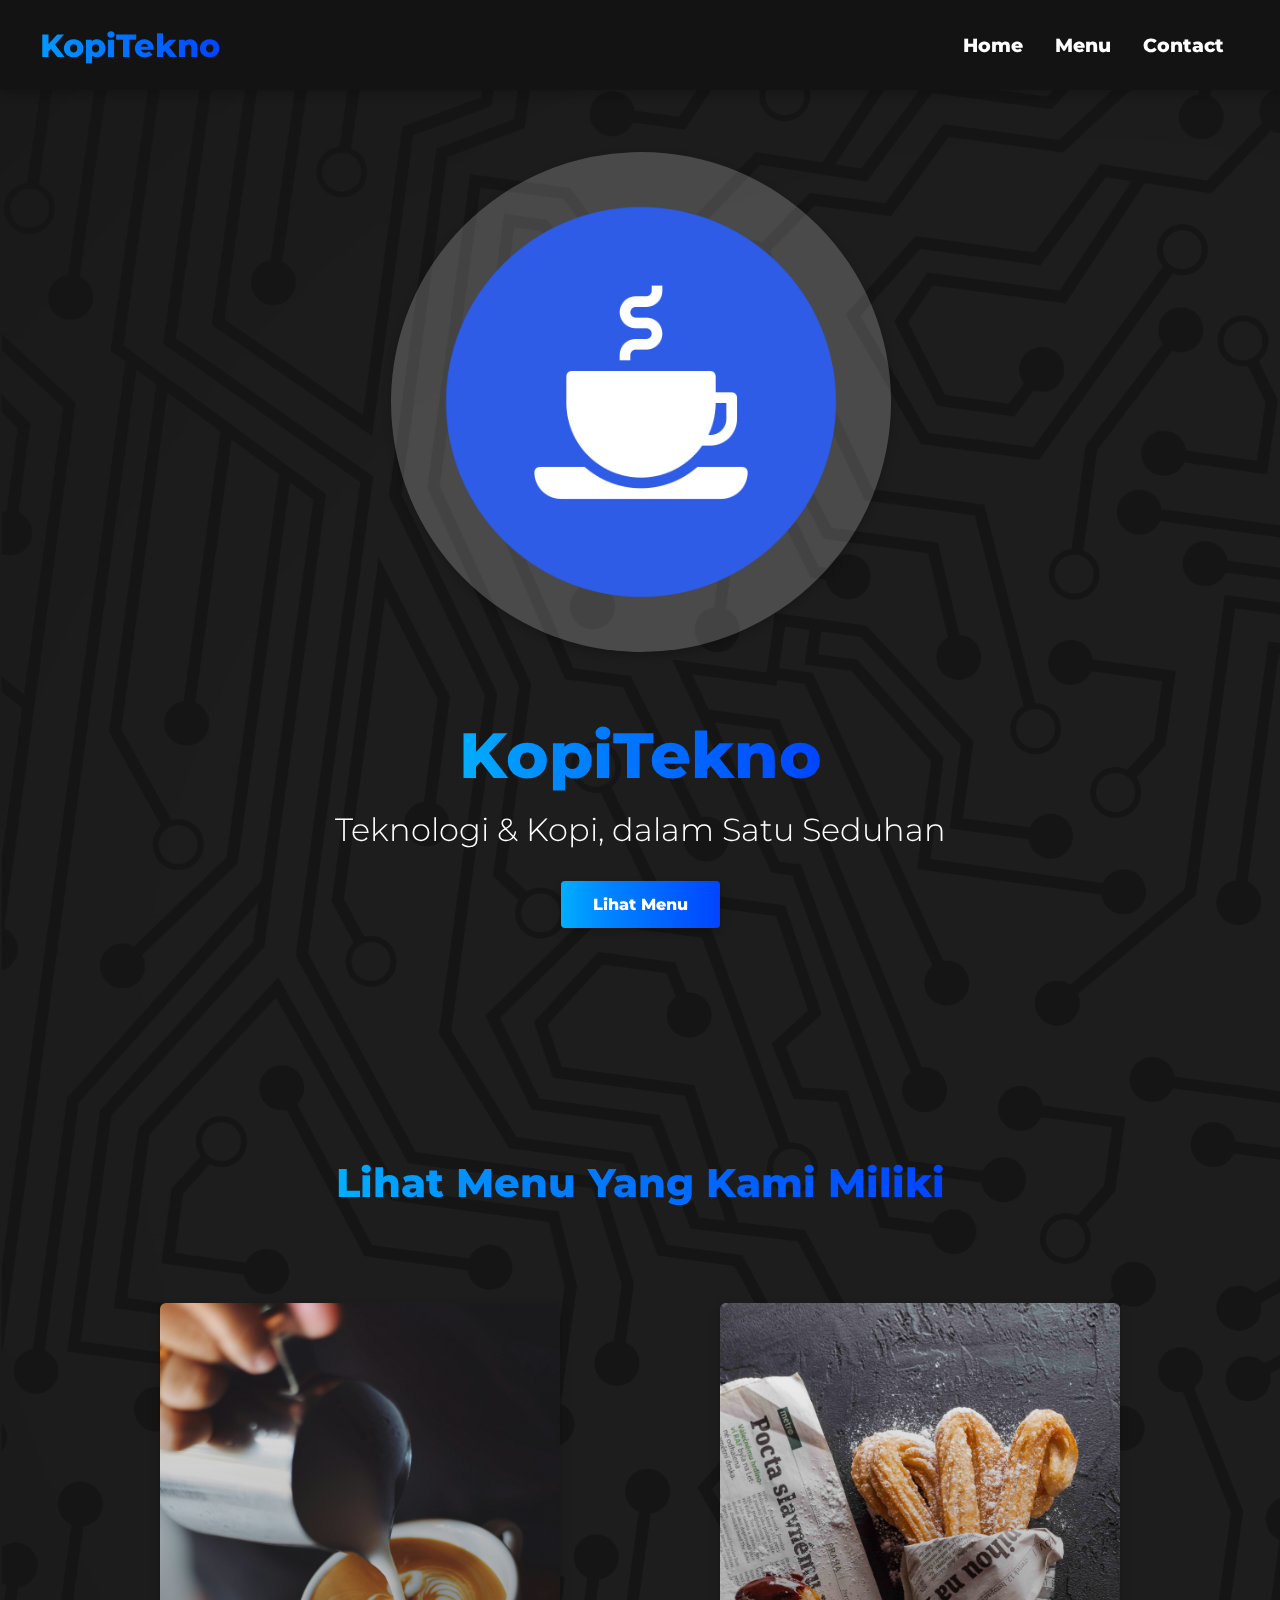
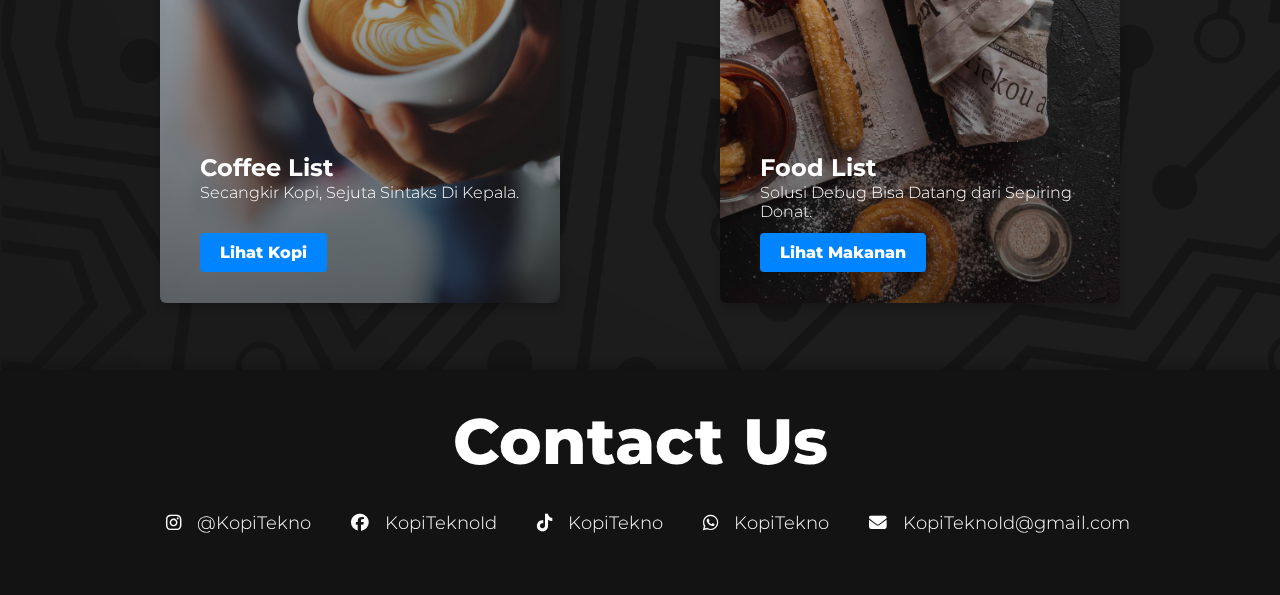
<file: index.html>
<!DOCTYPE html>
<html lang="en">
<head>
    <meta charset="UTF-8">
    <meta name="viewport" content="width=device-width, initial-scale=1.0">
    <title>KopiTekno</title>
    <link rel="icon" href="Images/favicon.ico" type="image/ico">
    <link rel="stylesheet" href="style.css">
    <link rel="preconnect" href="https://fonts.googleapis.com">
    <link rel="preconnect" href="https://fonts.gstatic.com" crossorigin>
    <link href="https://fonts.googleapis.com/css2?family=Rubik:ital,wght@0,300..900;1,300..900&display=swap" rel="stylesheet">
    <link rel="stylesheet" href="https://cdnjs.cloudflare.com/ajax/libs/font-awesome/6.5.0/css/all.min.css">
    <link rel="preconnect" href="https://fonts.googleapis.com">
    <link rel="preconnect" href="https://fonts.gstatic.com" crossorigin>
    <link href="https://fonts.googleapis.com/css2?family=Montserrat:ital,wght@0,100..900;1,100..900&family=Open+Sans:ital,wght@0,300..800;1,300..800&family=Rubik:ital,wght@0,300..900;1,300..900&display=swap" rel="stylesheet">
</head>
<body>
    <div class="wrapper">
        <!--Navbar Section-->
        <nav class="navbar">
            <div class="navbar__container">
                <a href="" id="navbar__logo">KopiTekno</a>
                <div class="navbar__toggle" id="mobile-menu">
                    <span class="bar"></span>
                    <span class="bar"></span>
                    <span class="bar"></span>
                </div>
                <ul class="navbar__menu">
                    <li class="navbar__item">
                        <a href="#main" class="navbar__link">Home</a>
                    </li>
                    <li class="navbar__item">
                        <a href="#menu__content" class="navbar__link">Menu</a>
                    </li>
                    <li class="navbar__item">
                        <a href="#footer__container" class="navbar__link">Contact</a>
                    </li>
                </ul>
            </div>
        </nav>

        <!--Hero Section-->
        <div id="main">
            <div class="main__container">
                <div class="main__content">
                    <div class="logo__circle">
                        <img src="Images/logo.png" alt="logo">
                    </div>
                    <h1>KopiTekno</h1>
                    <p>Teknologi & Kopi, dalam Satu Seduhan</p>
                    <button class="menu__btn"><a href="#menu__content">Lihat Menu</a></button>
                </div>
            </div>
        </div>

        <!--Menu Section-->
        <div id="menu__content">
            <h1>Lihat Menu Yang Kami Miliki</h1>
            <div class="menu__container">
                <div class="menu__card">
                    <h2>Coffee List</h2>
                    <p>Secangkir Kopi, Sejuta Sintaks Di Kepala.</p>
                    <button><a href="menukopi.html">Lihat Kopi</a></button>
                </div>
                <div class="menu__card">
                    <h2>Food List</h2>
                    <p>Solusi Debug Bisa Datang dari Sepiring Donat.</p>
                    <button><a href="menumakanan.html">Lihat Makanan</a></button>
                </div>
            </div>
        </div>

        <!--Footer Section-->
        <div id="footer__container">
            <div class="footer__links">
                <div class="footer__links--wrapper">
                    <h2>Contact Us</h2>
                    <div class="footer__links--items">
                        <a href="https://www.instagram.com/kopiteknoh?utm_source=qr&igsh=OW11YXFhaGhnMGhh"><i class="fab fa-instagram"></i>@KopiTekno</a>
                        <a href="https://facebook.com/"><i class="fab fa-facebook"></i>KopiTeknoId</a>
                        <a href="https://tiktok.com/"><i class="fab fa-tiktok"></i>KopiTekno</a>
                        <a href="https://wa.me/6281280717082"><i class="fab fa-whatsapp"></i>KopiTekno</a>
                        <a href="mailto:dummy@email.com"><i class="fas fa-envelope"></i>KopiTeknoId@gmail.com</a>
                    </div>
                </div>
            </div>
        </div>
    </div>

    <script src="app.js"></script>
</body>
</html>
</file>
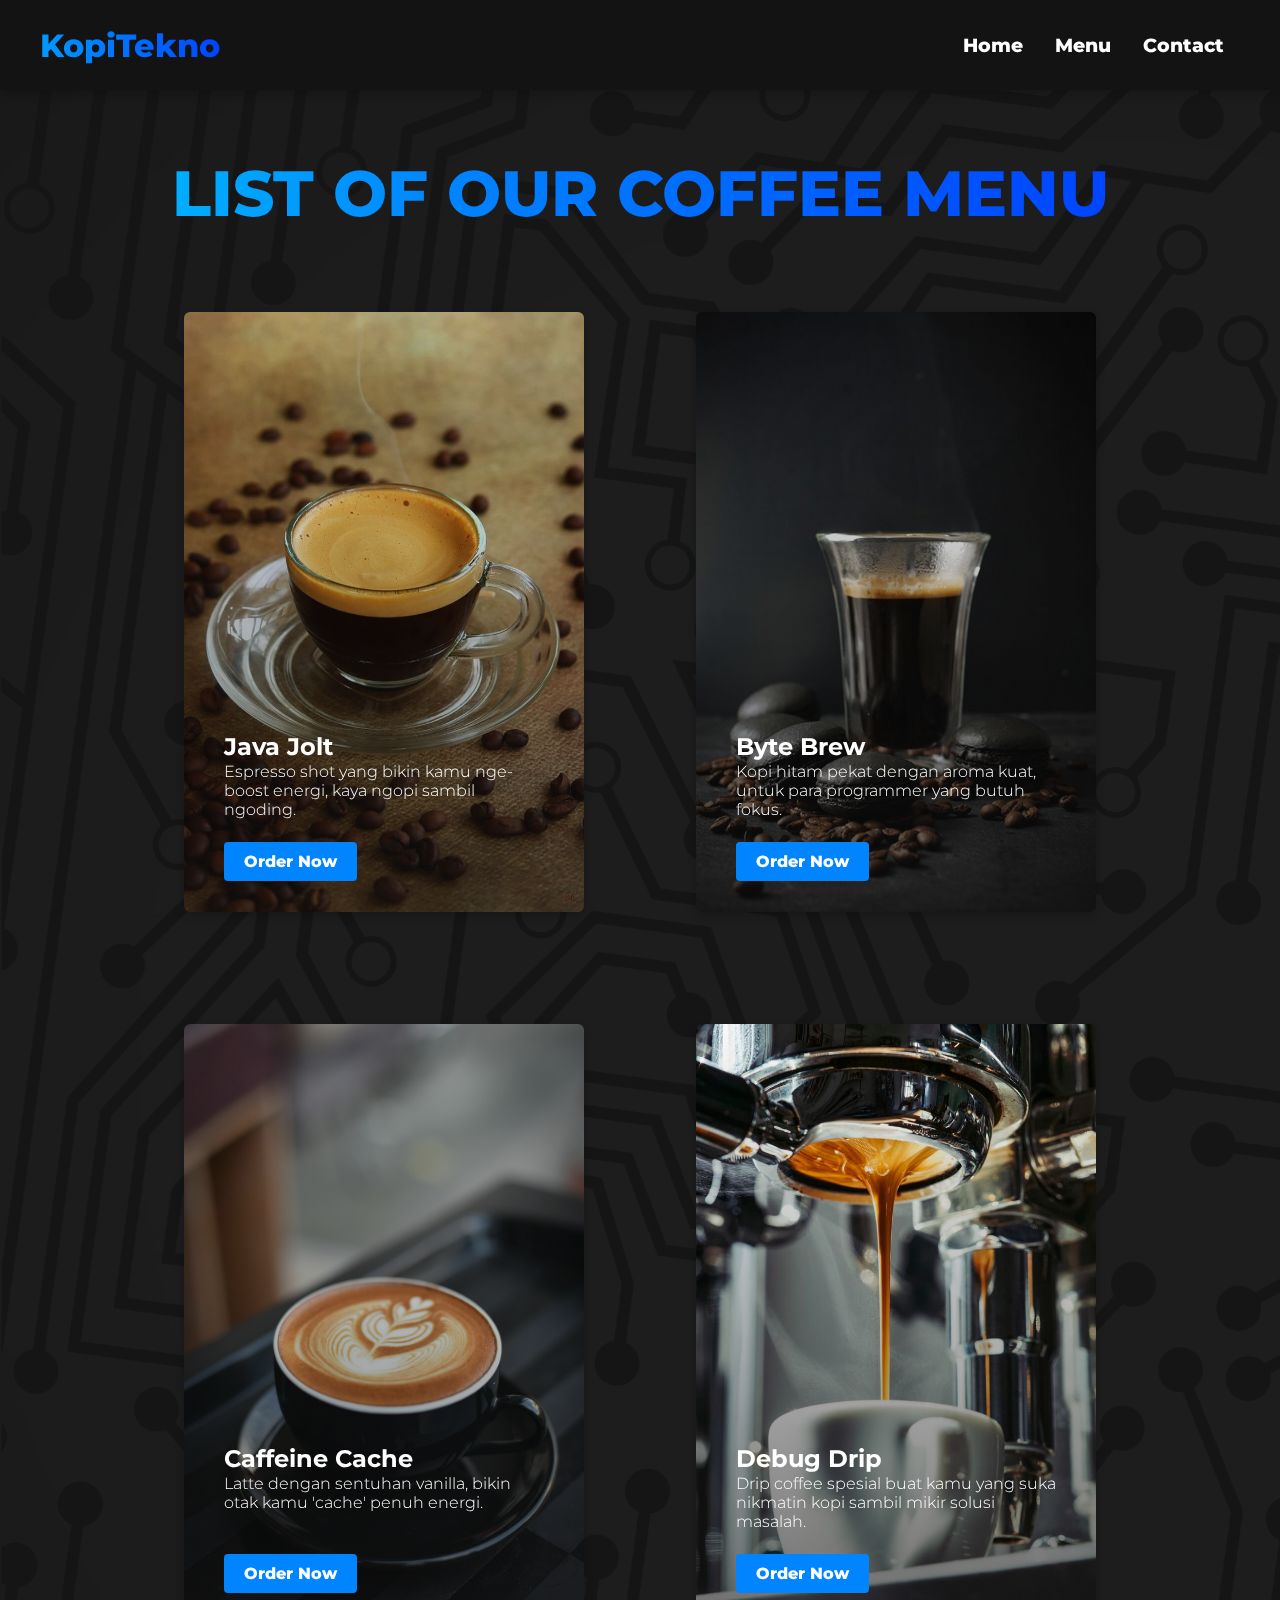
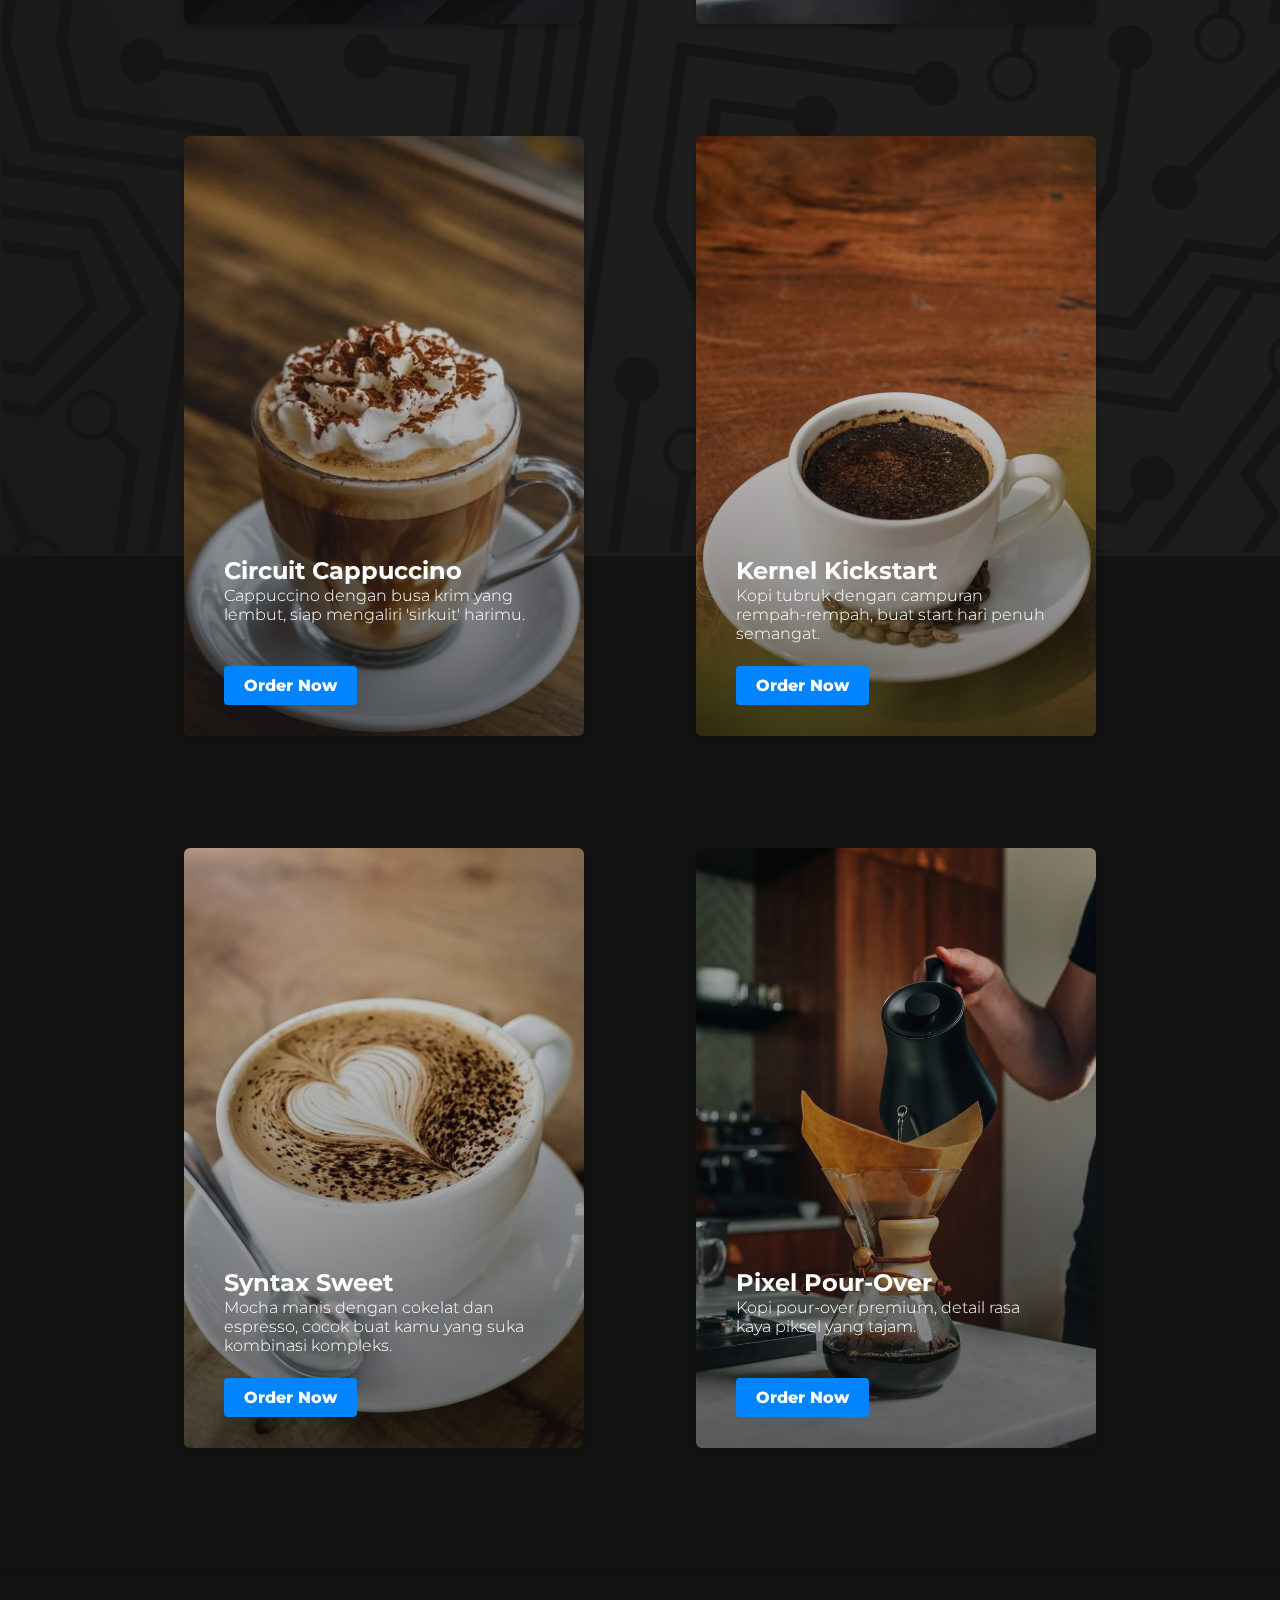
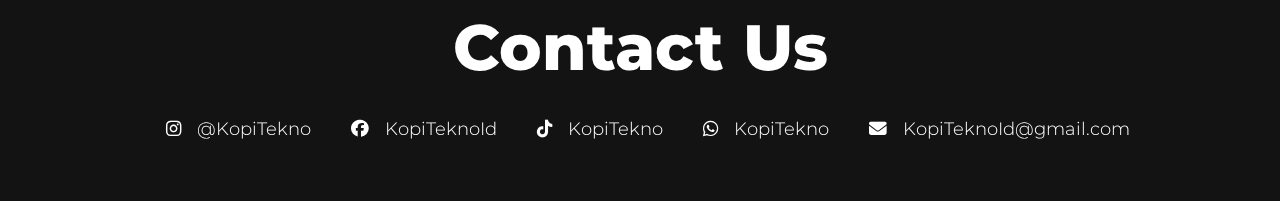
<file: menukopi.html>
<!DOCTYPE html>
<html lang="en">
<head>
    <meta charset="UTF-8">
    <meta name="viewport" content="width=device-width, initial-scale=1.0">
    <title>Menu Kopi</title>
    <link rel="icon" href="Images/favicon.ico" type="image/ico">
    <link rel="stylesheet" href="stylekopi.css">
    <link rel="preconnect" href="https://fonts.googleapis.com">
    <link rel="preconnect" href="https://fonts.gstatic.com" crossorigin>
    <link href="https://fonts.googleapis.com/css2?family=Rubik:ital,wght@0,300..900;1,300..900&display=swap" rel="stylesheet">
    <link rel="stylesheet" href="https://cdnjs.cloudflare.com/ajax/libs/font-awesome/6.5.0/css/all.min.css">
    <link rel="preconnect" href="https://fonts.googleapis.com">
    <link rel="preconnect" href="https://fonts.gstatic.com" crossorigin>
    <link href="https://fonts.googleapis.com/css2?family=Montserrat:ital,wght@0,100..900;1,100..900&family=Open+Sans:ital,wght@0,300..800;1,300..800&family=Rubik:ital,wght@0,300..900;1,300..900&display=swap" rel="stylesheet">
</head>
<body>
    <div class="wrapper">
        <!--Navbar Section-->
        <nav class="navbar">
            <div class="navbar__container">
                <a href="index.html" id="navbar__logo">KopiTekno</a>
                <div class="navbar__toggle" id="mobile-menu">
                    <span class="bar"></span>
                    <span class="bar"></span>
                    <span class="bar"></span>
                </div>
                <ul class="navbar__menu">
                    <li class="navbar__item">
                        <a href="index.html" class="navbar__link">Home</a>
                    </li>
                    <li class="navbar__item">
                        <a href="#menu__content" class="navbar__link">Menu</a>
                    </li>
                    <li class="navbar__item">
                        <a href="#footer__container" class="navbar__link">Contact</a>
                    </li>
                </ul>
            </div>
        </nav>

        <!--Menu Section-->
        <div id="menu__content">
            <h1>LIST OF OUR COFFEE MENU</h1>
            <div class="menu__container">
                <div class="menu__card">
                    <h2>Java Jolt</h2>
                    <p>Espresso shot yang bikin kamu nge-boost energi, kaya ngopi sambil ngoding.</p>
                    <button><a href="https://gofood.co.id" target="_blank">Order Now</a></button>
                </div>
                <div class="menu__card">
                    <h2>Byte Brew</h2>
                    <p>Kopi hitam pekat dengan aroma kuat, untuk para programmer yang butuh fokus.</p>
                    <button><a href="https://gofood.co.id" target="_blank">Order Now</a></button>
                </div>
                <div class="menu__card">
                    <h2>Caffeine Cache</h2>
                    <p>Latte dengan sentuhan vanilla, bikin otak kamu 'cache' penuh energi.</p>
                    <button><a href="https://gofood.co.id" target="_blank">Order Now</a></button>
                </div>
                <div class="menu__card">
                    <h2>Debug Drip</h2>
                    <p>Drip coffee spesial buat kamu yang suka nikmatin kopi sambil mikir solusi masalah.</p>
                    <button><a href="https://gofood.co.id" target="_blank">Order Now</a></button>
                </div>
                <div class="menu__card">
                    <h2>Circuit Cappuccino</h2>
                    <p>Cappuccino dengan busa krim yang lembut, siap mengaliri 'sirkuit' harimu.</p>
                    <button><a href="https://gofood.co.id" target="_blank">Order Now</a></button>
                </div>
                <div class="menu__card">
                    <h2>Kernel Kickstart</h2>
                    <p>Kopi tubruk dengan campuran rempah-rempah, buat start hari penuh semangat.</p>
                    <button><a href="https://gofood.co.id" target="_blank">Order Now</a></button>
                </div>
                <div class="menu__card">
                    <h2>Syntax Sweet</h2>
                    <p>Mocha manis dengan cokelat dan espresso, cocok buat kamu yang suka kombinasi kompleks.</p>
                    <button><a href="https://gofood.co.id" target="_blank">Order Now</a></button>
                </div>
                <div class="menu__card">
                    <h2>Pixel Pour-Over</h2>
                    <p>Kopi pour-over premium, detail rasa kaya piksel yang tajam.</p>
                    <button><a href="https://gofood.co.id" target="_blank">Order Now</a></button>
                </div>
            </div>
        </div>

        <!--Footer Section-->
        <div id="footer__container">
            <div class="footer__links">
                <div class="footer__links--wrapper">
                    <h2>Contact Us</h2>
                    <div class="footer__links--items">
                        <a href="https://www.instagram.com/kopiteknoh?utm_source=qr&igsh=OW11YXFhaGhnMGhh"><i class="fab fa-instagram"></i>@KopiTekno</a>
                        <a href="https://facebook.com/"><i class="fab fa-facebook"></i>KopiTeknoId</a>
                        <a href="https://tiktok.com/"><i class="fab fa-tiktok"></i>KopiTekno</a>
                        <a href="https://wa.me/6281280717082"><i class="fab fa-whatsapp"></i>KopiTekno</a>
                        <a href="mailto:dummy@email.com"><i class="fas fa-envelope"></i>KopiTeknoId@gmail.com</a>
                    </div>
                </div>
            </div>
        </div>
    </div>
    <script src="app.js"></script>
</body>
</html>
</file>
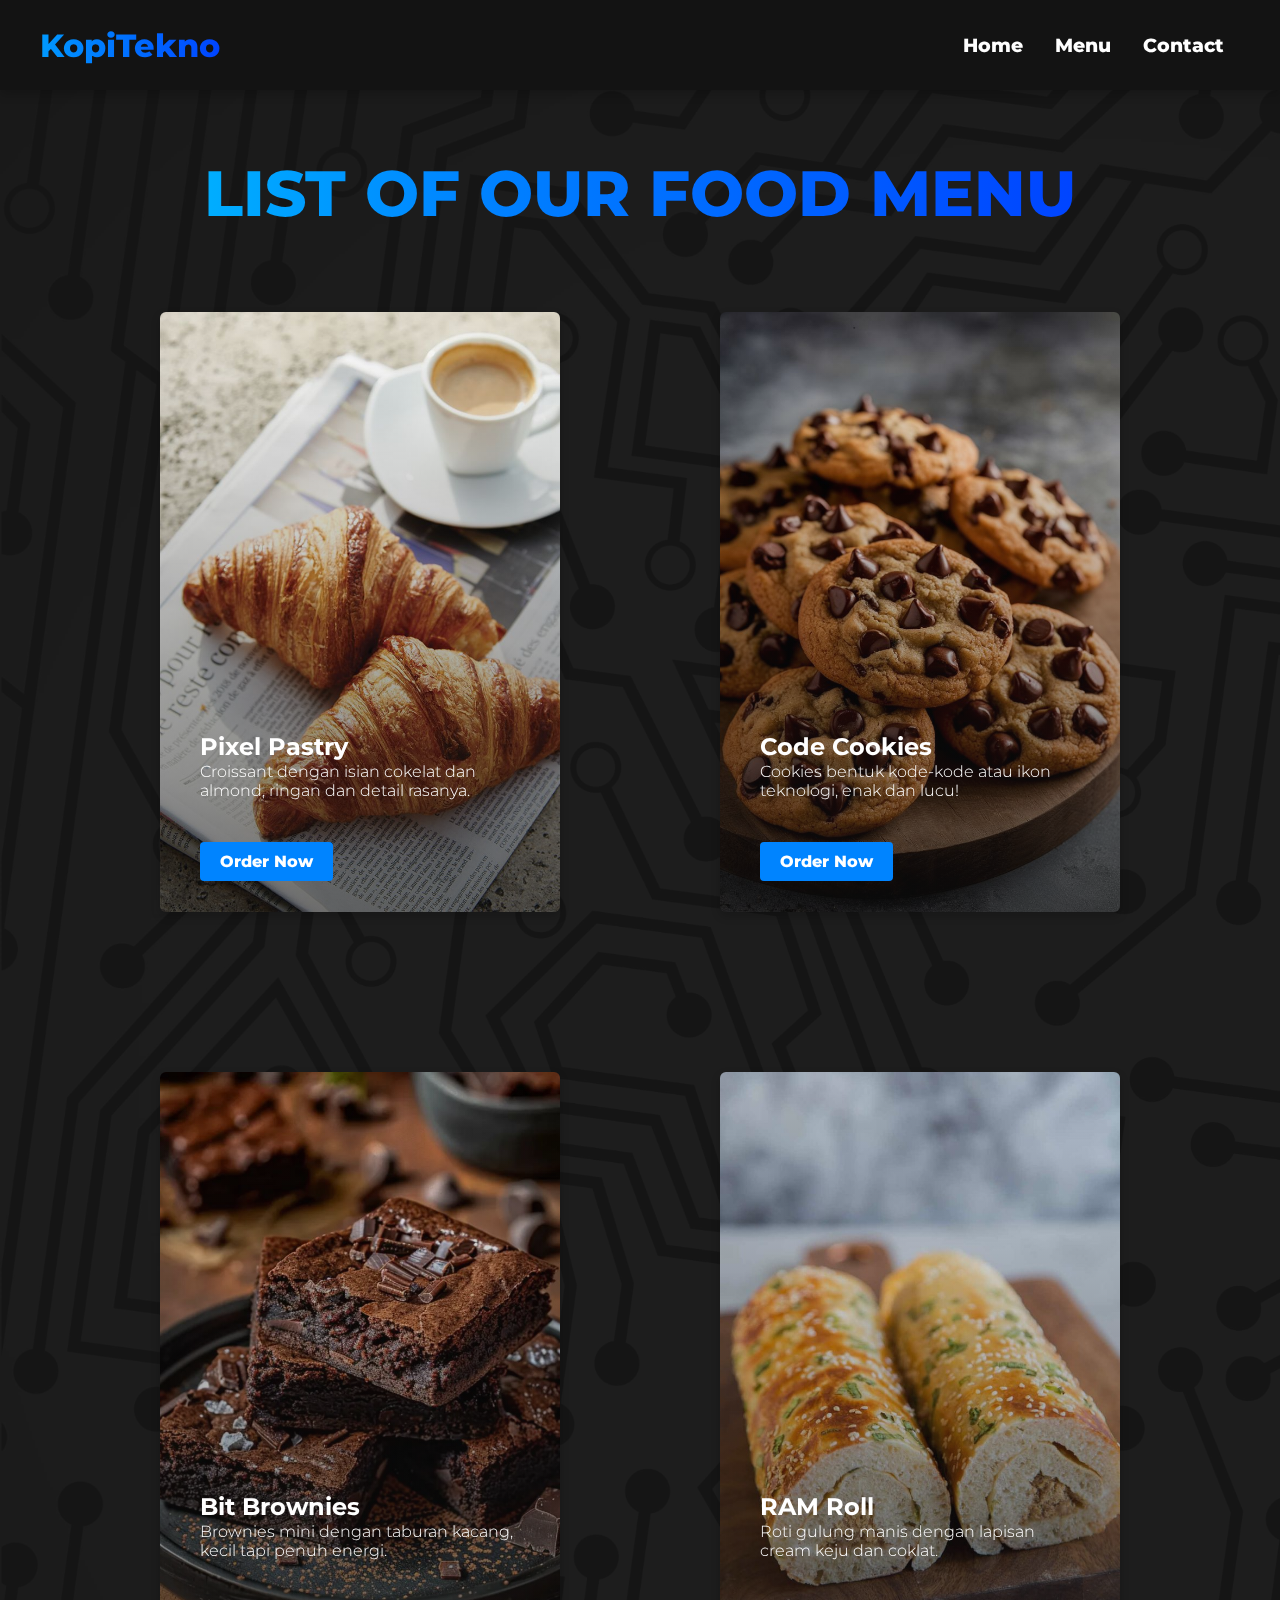
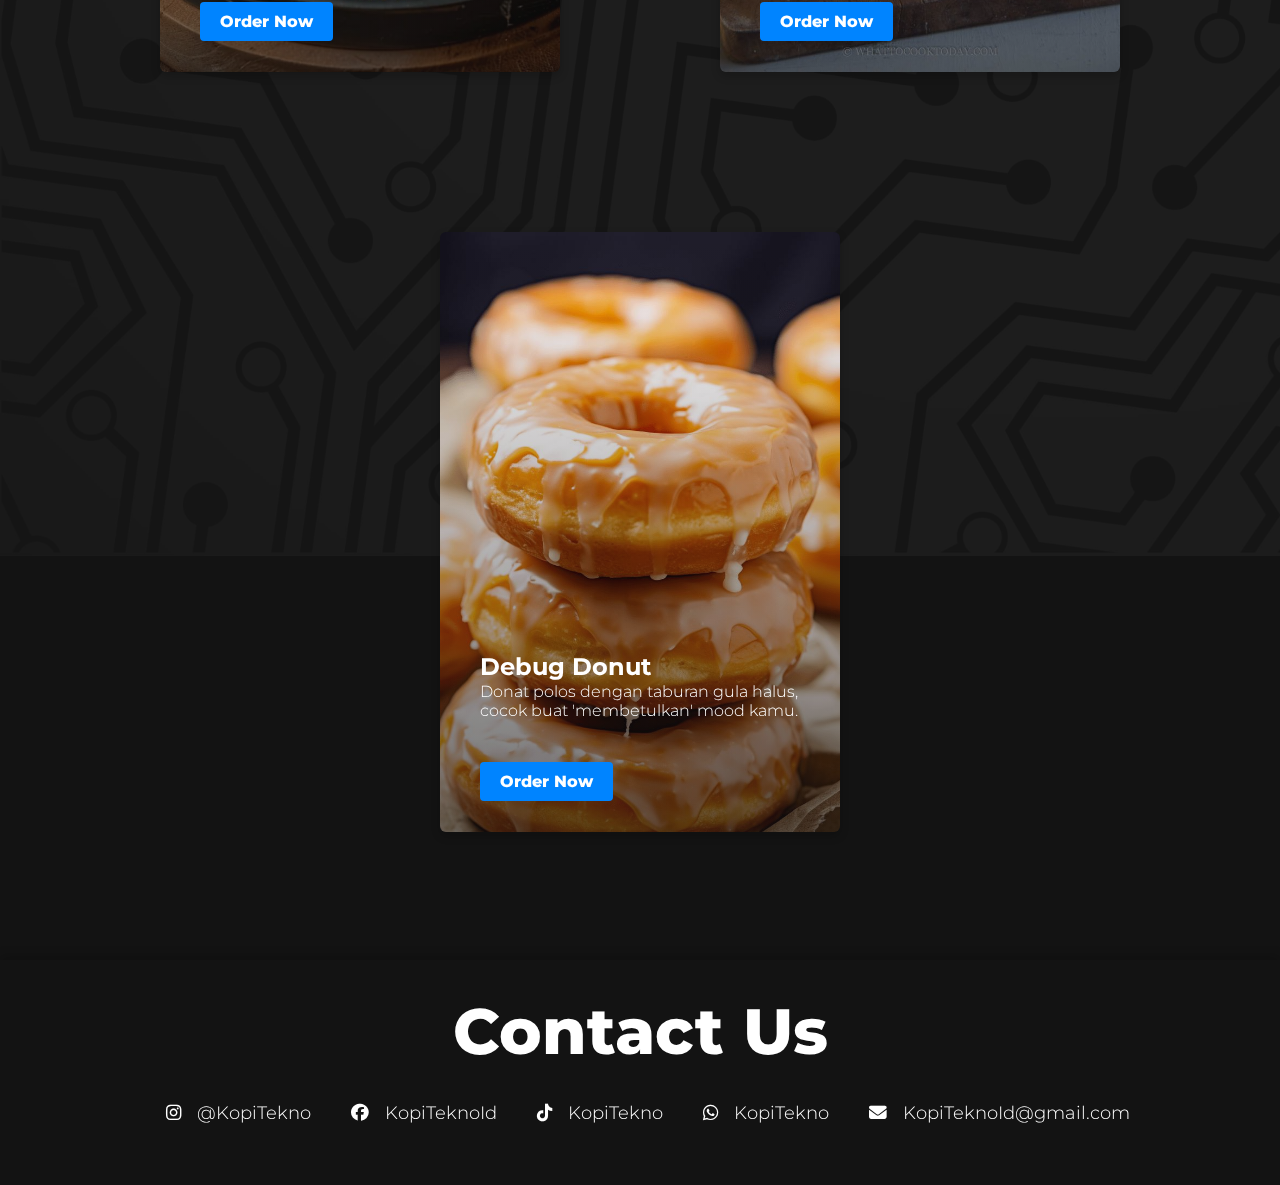
<file: menumakanan.html>
<!DOCTYPE html>
<html lang="en">
<head>
    <meta charset="UTF-8">
    <meta name="viewport" content="width=device-width, initial-scale=1.0">
    <title>Menu Makanan</title>
    <link rel="icon" href="Images/favicon.ico" type="image/ico">
    <link rel="stylesheet" href="stylemakanan.css">
    <link rel="preconnect" href="https://fonts.googleapis.com">
    <link rel="preconnect" href="https://fonts.gstatic.com" crossorigin>
    <link href="https://fonts.googleapis.com/css2?family=Rubik:ital,wght@0,300..900;1,300..900&display=swap" rel="stylesheet">
    <link rel="stylesheet" href="https://cdnjs.cloudflare.com/ajax/libs/font-awesome/6.5.0/css/all.min.css">
    <link rel="preconnect" href="https://fonts.googleapis.com">
    <link rel="preconnect" href="https://fonts.gstatic.com" crossorigin>
    <link href="https://fonts.googleapis.com/css2?family=Montserrat:ital,wght@0,100..900;1,100..900&family=Open+Sans:ital,wght@0,300..800;1,300..800&family=Rubik:ital,wght@0,300..900;1,300..900&display=swap" rel="stylesheet">
</head>
<body>
    <div class="wrapper">
        <!--Navbar Section-->
        <nav class="navbar">
            <div class="navbar__container">
                <a href="index.html" id="navbar__logo">KopiTekno</a>
                <div class="navbar__toggle" id="mobile-menu">
                    <span class="bar"></span>
                    <span class="bar"></span>
                    <span class="bar"></span>
                </div>
                <ul class="navbar__menu">
                    <li class="navbar__item">
                        <a href="index.html" class="navbar__link">Home</a>
                    </li>
                    <li class="navbar__item">
                        <a href="#menu__content" class="navbar__link">Menu</a>
                    </li>
                    <li class="navbar__item">
                        <a href="#footer__container" class="navbar__link">Contact</a>
                    </li>
                </ul>
            </div>
        </nav>

        <!--Menu Section-->
        <div id="menu__content">
            <h1>LIST OF OUR FOOD MENU</h1>
            <div class="menu__container">
                <div class="menu__card">
                    <h2>Pixel Pastry</h2>
                    <p>Croissant dengan isian cokelat dan almond, ringan dan detail rasanya.</p>
                    <button><a href="https://gofood.co.id" target="_blank">Order Now</a></button>
                </div>
                <div class="menu__card">
                    <h2>Code Cookies</h2>
                    <p>Cookies bentuk kode-kode atau ikon teknologi, enak dan lucu!</p>
                    <button><a href="https://gofood.co.id" target="_blank">Order Now</a></button>
                </div>
                <div class="menu__card">
                    <h2>Bit Brownies</h2>
                    <p>Brownies mini dengan taburan kacang, kecil tapi penuh energi.</p>
                    <button><a href="https://gofood.co.id" target="_blank">Order Now</a></button>
                </div>
                <div class="menu__card">
                    <h2>RAM Roll</h2>
                    <p>Roti gulung manis dengan lapisan cream keju dan coklat.</p>
                    <button><a href="https://gofood.co.id" target="_blank">Order Now</a></button>
                </div>
                <div class="menu__card">
                    <h2>Debug Donut</h2>
                    <p>Donat polos dengan taburan gula halus, cocok buat 'membetulkan' mood kamu.</p>
                    <button><a href="https://gofood.co.id" target="_blank">Order Now</a></button>
                </div>
            </div>
        </div>

        <!--Footer Section-->
        <div id="footer__container">
            <div class="footer__links">
                <div class="footer__links--wrapper">
                    <h2>Contact Us</h2>
                    <div class="footer__links--items">
                        <a href="https://www.instagram.com/kopiteknoh?utm_source=qr&igsh=OW11YXFhaGhnMGhh"><i class="fab fa-instagram"></i>@KopiTekno</a>
                        <a href="https://facebook.com/"><i class="fab fa-facebook"></i>KopiTeknoId</a>
                        <a href="https://tiktok.com/"><i class="fab fa-tiktok"></i>KopiTekno</a>
                        <a href="https://wa.me/6281280717082"><i class="fab fa-whatsapp"></i>KopiTekno</a>
                        <a href="mailto:dummy@email.com"><i class="fas fa-envelope"></i>KopiTeknoId@gmail.com</a>
                    </div>
                </div>
            </div>
        </div>
    </div>
    <script src="app.js"></script>
</body>
</html>
</file>
<file: style.css>
* {
    box-sizing: border-box;
    margin: 0;
    padding: 0;
    font-family: 'Montserrat', sans-serif;
    will-change: transform, opacity;
    scroll-behavior: smooth;
}

html {
    scroll-behavior: smooth;
    scrollbar-width: none;
}

html::-webkit-scrollbar {
  display: none;
}

body {
    scroll-behavior: smooth;
    background-color: #141414;
    background-image: url('Images/Background.jpg');
    background-size: 2156px;
    background-repeat: no-repeat;
    background-attachment: fixed; /* agar tidak ikut scroll */
    background-position: absolute;
    overflow-y: scroll;
    scrollbar-width: none;
    -ms-overflow-style: none;
}

body::-webkit-scrollbar {
    display: none;
}

body:before {
    content: '';
    position: fixed;
    top: 0; left: 0;
    width: 100%;
    height: 100%;
    background-color: rgba(20, 20, 20, 0.96); /* semi-gelap overlay */
    z-index: -1;
}

.navbar {
    background-color: #131313;
    height: 90px;
    display: flex;
    justify-content: center;
    align-items: center;
    font-size: 1.2rem;
    font-weight: 800;
    position: sticky;
    top: 0;
    z-index: 999;
    box-shadow: 0 4px 10px rgba(0,0,0,0.2);
}

.navbar__container {
    display: flex;
    justify-content: space-between;
    height: 90px;
    z-index: 1;
    width: 100vw;
    margin: 0 auto;
    padding: 0 40px;
}

#navbar__logo {
    background-color: #00aeff;
    background-image: linear-gradient(to right, #0099ff 0%, #0044ff 100%);
    background-size: 100%;
    -webkit-background-clip: text;
    -moz-background-clip: text;
    -webkit-text-fill-color: transparent;
    -moz-text-fill-color: transparent;
    display: flex;
    align-items: center;
    cursor: pointer;
    text-decoration: none;
    font-size: 2rem;
}

.fa-logo {
    margin-right: 0.5rem;
}

.navbar__menu {
    display: flex;
    align-items: center;
    list-style: none;
    text-align: center;
}

.navbar__item {
    height: 90px;
}

.navbar__link {
    color: #ffff;
    display: flex;
    align-items: center;
    justify-content: center;
    text-decoration: none;
    padding: 0 1rem;
    height: 100%;
}

.navbar__link:hover {
    background: #00aeff;
    transition: all 0.3s ease;
    -webkit-background-clip: text;
    -moz-background-clip: text;
    -webkit-text-fill-color: transparent;
    -moz-text-fill-color: transparent;
}

@media screen and (max-width: 960px) {
    .navbar__container {
        display: flex;
        justify-content: space-between;
        height: 90px;
        z-index: 1;
        width: 100%;
        max-width: 1400px;
        padding: 0;
    }
    
    .navbar__menu {
        display: grid;
        grid-template-columns: auto;
        margin: 0;
        width: 100%;
        position: absolute;
        top: -1000px;
        opacity: 0;
        transition: all 0.5s ease;
        height: 40vh;
        z-index: -1;
        background: #131313;
        box-shadow: 0 4px 10px rgba(0,0,0,0.2);
    }

    .navbar__menu.active {
        top: 100%;
        opacity: 1;
        transition: all 0.5s ease;
        z-index: 99;
        height: 50vh;
        font-size: 1.6rem;
    }

    #navbar__logo {
        padding-left: 25px;
        z-index: 999;
    }

    .navbar__toggle .bar {
        width: 25px;
        height: 3px;
        margin: 5px auto;
        transition: all 0.3s ease-in-out;
        background: #ffff;
    }

    .navbar__item {
        width: 100%;
    }

    .navbar__link {
        text-align: center;
        padding: 2rem;
        width: 100%;
        display: table;
    }

    #mobile-menu {
        position: absolute;
        top: 20%;
        right: 5%;
        transform: translate(5%, 20%);
    }

    .navbar__toggle .bar {
        display: block;
        cursor: pointer;
    }

    #mobile-menu.is-active .bar:nth-child(2) {
        opacity: 0;
    }

    #mobile-menu.is-active .bar:nth-child(1) {
        transform: translateY(8px) rotate(45deg);
    }

    #mobile-menu.is-active .bar:nth-child(3) {
        transform: translateY(-8px) rotate(-45deg);
    }
}



/* Hero Section CSS */
#main {
    background-color: transparent;
}

.main__container {
    display: flex;
    background: transparent;
    grid-template-columns: 1fr 1fr;
    align-items: center;
    justify-content: center;
    margin: 0 auto;
    height: 100vh;
    z-index: 1;
    max-width: 100%;
    padding: 0 40px;
}

.main__content {
    display: flex;
    flex-direction: column;
    align-items: center;
    text-align: center;
}

.logo__circle img {
    background-color: rgba(255, 255, 255, 0.2); /* putih transparan */
    border-radius: 50%;
    padding: 1rem;
    display: flex;
    justify-content: center;
    align-items: center;
    height: auto;
    width: 500px;
    margin-bottom: 4rem;
    box-shadow: 0 4px 10px rgba(0,0,0,0.2);
}

.main__content h1 {
    font-size: 4rem;
    font-weight: 800;
    background-color: #00aeff;
    background-image: linear-gradient(to right, #00aeff 0%, #0084ff 30%, #0044ff 100%);
    background-size: 100%;
    -webkit-background-clip: text;
    -moz-background-clip: text;
    -webkit-text-fill-color: transparent;
    -moz-text-fill-color: transparent;
}

.main__content p {
    font-family: 'montserrat', sans-serif;
    color: #ffff;
    margin-top: 1rem;
    font-size: 2rem;
    font-weight: 300;
}

.menu__btn {
    font-size: 1rem;
    font-weight: 800;
    background-image: linear-gradient(to right, #00aeff 0%, #0084ff 30%, #0044ff 100%);
    padding: 14px 32px;
    border: none;
    border-radius: 4px;
    color: #ffff;
    margin-top: 2rem;
    cursor: pointer;
    position: relative;
    transition: all 0.35s;
    outline: none;
    box-shadow: 0 4px 10px rgba(0,0,0,0.2);
}

.menu__btn a {
    position: relative;
    z-index: 2;
    color: #ffff;
    text-decoration: none;
}

.menu__btn:after {
    position: absolute;
    content: '';
    top: 0;
    left: 0;
    width: 0;
    height: 100%;
    background-color: #4c00ff;
    background-image: linear-gradient(to right, #642cff 0%, #4c00ff 100%);
    transition: all 0.35s;
    border-radius: 4px;
}

.menu__btn:hover {
    color: #ffff;
}

.menu__btn:hover:after {
    width: 100%;
}

@media screen and (max-width:960px) {
    .logo__circle img {
        width: 360px;
    }

    .main_content p {
        font-size: 1.2rem;
    }
}



/* Menu Section CSS */
#menu__content {
    background: transparent;
    display: flex;
    flex-direction: column;
    align-items: center;
    height: 100vh;
    max-width: 100%;
    margin: 0 auto;
    padding: 0 1rem;
}

#menu__content h1 {
    background-color: #00aeff;
    background-image: linear-gradient(to right, #00aeff 0%, #0084ff 30%, #0044ff 100%);
    background-size: 100%;
    margin-top: 10.5rem;
    margin-bottom: 5rem;
    font-size: 2.5rem;
    font-weight: 800;
    -webkit-background-clip: text;
    -moz-background-clip: text;
    -webkit-text-fill-color: transparent;
    -moz-text-fill-color: transparent;
}

.menu__container {
    display: flex;
    justify-content: center;
    flex-wrap: wrap;
    gap: 8rem;
    margin-bottom: 2rem;
}

.menu__card {
    margin: 1rem;
    height: 600px;
    width: 400px;
    border-radius: 6px;
    background-image: linear-gradient(to bottom, rgba(0,0,0,0) 0%,
    rgba(17,17,17,0.6) 100%), url(Images/Kopi.jpg);
    background-size: cover;
    position: relative;
    color: #fff;
    box-shadow: 0 4px 10px rgba(0,0,0,0.2);
}

.menu__card:nth-child(2) {
    background-image: linear-gradient(to bottom, rgba(0,0,0,0) 0%,
    rgba(17,17,17,0.6) 100%), url(Images/Makanan.jpg);
}

#menu__content h2 {
    position: absolute;
    top: 450px;
    left: 40px;
}

.menu__card p {
    font-family: 'montserrat', sans-serif;
    position: absolute;
    top: 480px;
    left: 40px;
    right: 40px;
    font-weight: 300;
    text-align: left;
}

.menu__card a {
    position: relative;
    z-index: 2;
    color: #ffff;
    text-decoration: none;
}

.menu__card button:after {
    position: absolute;
    content: '';
    top: 0;
    left: 0;
    width: 0;
    height: 100%;
    background-color: #4c00ff;
    background-image: linear-gradient(to right, #642cff 0%, #4c00ff 100%);
    transition: all 0.35s;
    border-radius: 4px;
}

.menu__card button:hover {
    color: #ffff;
}

.menu__card button:hover:after {
    width: 100%;
}

.menu__card button {
    color: #fff;
    font-weight: 800;
    padding: 10px 20px;
    border: none;
    outline: none;
    border-radius: 4px;
    background: #0084ff;
    position: absolute;
    top: 530px;
    left: 40px;
    font-size: 1rem;
    cursor: pointer;
}

.menu__card:hover {
    transform: scale(1.075);
    transition: 0.25s ease-in;
    cursor: pointer;
}

@media screen and (max-width: 960px) {
    .menu__container{
        gap: 2rem;
    }
    
    #menu__content {
        height: 1600px;
    }

    #menu__content h1 {
        text-align: center;
        font-size: 2rem;
        margin-top: 6rem;
    }

    .menu__card {
        height: 600px;
        width: 360px;
    }
}



/* Footer CSS */
#footer__container {
    background-color: #131313;
    background-size: 100%;
    max-width: 100%;
    max-height: 100%;
    height: 25vh;
    margin-top: 5rem;
    display: flex;
    justify-content: center;
    text-align: center;
    box-shadow: 0 -4px 10px rgba(0,0,0,0.2);
}

.footer__links {
    color: #fff;
}

.footer__links--wrapper h2 {
    font-size: 4rem;
    font-weight: 800;
    margin-top: 2rem;
    margin-bottom: 2rem;
}

.footer__links--items a {
    font-family: 'montserrat', sans-serif;
    font-weight: 300;
    font-size: 1.1rem;
    padding: 10px;
    color: #fff;
    text-decoration: none;
    margin-bottom: 10px;
}

.footer__links--items i {
    margin: 0 1rem;
}

@media screen and (max-width:960px){
    #footer__container {
        height: 40vh;
        margin-top: 5rem;
    }

    .footer__links--items a {
        display: flex;
        align-items: center;
    }
}
</file>
<file: stylekopi.css>
* {
    box-sizing: border-box;
    margin: 0;
    padding: 0;
    font-family: 'Montserrat', sans-serif;
    will-change: transform, opacity;
    scroll-behavior: smooth;
}

html {
    scroll-behavior: smooth;
    scrollbar-width: none;
}

html::-webkit-scrollbar {
  display: none;
}

body {
    scroll-behavior: smooth;
    background-color: #141414;
    background-image: url('Images/Background.jpg');
    background-size: 2156px;
    background-repeat: no-repeat;
    background-attachment: fixed; /* agar tidak ikut scroll */
    background-position: absolute;
    overflow-y: scroll;
    scrollbar-width: none;
    -ms-overflow-style: none;
}

body::-webkit-scrollbar {
    display: none;
}

body:before {
    content: '';
    position: fixed;
    top: 0; left: 0;
    width: 100%;
    height: 100%;
    background-color: rgba(20, 20, 20, 0.96); /* semi-gelap overlay */
    z-index: -1;
}

.navbar {
    background-color: #131313;
    height: 90px;
    display: flex;
    justify-content: center;
    align-items: center;
    font-size: 1.2rem;
    font-weight: 800;
    position: sticky;
    top: 0;
    z-index: 999;
    box-shadow: 0 4px 10px rgba(0,0,0,0.2);
}

.navbar__container {
    display: flex;
    justify-content: space-between;
    height: 90px;
    z-index: 1;
    width: 100vw;
    margin: 0 auto;
    padding: 0 40px;
}

#navbar__logo {
    background-color: #00aeff;
    background-image: linear-gradient(to right, #0099ff 0%, #0044ff 100%);
    background-size: 100%;
    -webkit-background-clip: text;
    -moz-background-clip: text;
    -webkit-text-fill-color: transparent;
    -moz-text-fill-color: transparent;
    display: flex;
    align-items: center;
    cursor: pointer;
    text-decoration: none;
    font-size: 2rem;
}

.fa-logo {
    margin-right: 0.5rem;
}

.navbar__menu {
    display: flex;
    align-items: center;
    list-style: none;
    text-align: center;
}

.navbar__item {
    height: 90px;
}

.navbar__link {
    color: #ffff;
    display: flex;
    align-items: center;
    justify-content: center;
    text-decoration: none;
    padding: 0 1rem;
    height: 100%;
}

.navbar__link:hover {
    background: #00aeff;
    transition: all 0.3s ease;
    -webkit-background-clip: text;
    -moz-background-clip: text;
    -webkit-text-fill-color: transparent;
    -moz-text-fill-color: transparent;
}

@media screen and (max-width: 960px) {
    .navbar__container {
        display: flex;
        justify-content: space-between;
        height: 90px;
        z-index: 1;
        width: 100%;
        max-width: 1400px;
        padding: 0;
    }
    
    .navbar__menu {
        display: grid;
        grid-template-columns: auto;
        margin: 0;
        width: 100%;
        position: absolute;
        top: -1000px;
        opacity: 0;
        transition: all 0.5s ease;
        height: 40vh;
        z-index: -1;
        background: #131313;
        box-shadow: 0 4px 10px rgba(0,0,0,0.2);
    }

    .navbar__menu.active {
        top: 100%;
        opacity: 1;
        transition: all 0.5s ease;
        z-index: 99;
        height: 50vh;
        font-size: 1.6rem;
    }

    #navbar__logo {
        padding-left: 25px;
        z-index: 999;
    }

    .navbar__toggle .bar {
        width: 25px;
        height: 3px;
        margin: 5px auto;
        transition: all 0.3s ease-in-out;
        background: #ffff;
    }

    .navbar__item {
        width: 100%;
    }

    .navbar__link {
        text-align: center;
        padding: 2rem;
        width: 100%;
        display: table;
    }

    #mobile-menu {
        position: absolute;
        top: 20%;
        right: 5%;
        transform: translate(5%, 20%);
    }

    .navbar__toggle .bar {
        display: block;
        cursor: pointer;
    }

    #mobile-menu.is-active .bar:nth-child(2) {
        opacity: 0;
    }

    #mobile-menu.is-active .bar:nth-child(1) {
        transform: translateY(8px) rotate(45deg);
    }

    #mobile-menu.is-active .bar:nth-child(3) {
        transform: translateY(-8px) rotate(-45deg);
    }
}



/* MENU SECTION */
#menu__content {
    background: transparent;
    display: flex;
    flex-direction: column;
    align-items: center;
    height: 100%;
    max-width: 100%;
    margin: 0 auto;
    padding: 0 1rem;
}

#menu__content h1 {
    background-color: #00aeff;
    background-image: linear-gradient(to right, #00aeff 0%, #0084ff 30%, #0044ff 100%);
    background-size: 100%;
    margin-top: 4rem;
    margin-bottom: 4rem;
    font-size: 4rem;
    font-weight: 800;
    -webkit-background-clip: text;
    -moz-background-clip: text;
    -webkit-text-fill-color: transparent;
    -moz-text-fill-color: transparent;
}

.menu__container {
    display: flex;
    justify-content: center;
    flex-wrap: wrap;
    gap: 5rem;
    margin-bottom: 2rem;
}

.menu__card {
    margin: 1rem;
    height: 600px;
    width: 400px;
    border-radius: 6px;
    background-image: linear-gradient(to bottom, rgba(0,0,0,0) 0%,
    rgba(17,17,17,0.6) 100%), url(Images/JavaJolt.jpg);
    background-size: cover;
    position: relative;
    color: #fff;
    box-shadow: 0 4px 10px rgba(0,0,0,0.2);
}

.menu__card:nth-child(2) {
    background-image: linear-gradient(to bottom, rgba(0,0,0,0) 0%,
    rgba(17,17,17,0.6) 100%), url(Images/ByteBrew.jpg);
}

.menu__card:nth-child(3) {
    background-image: linear-gradient(to bottom, rgba(0,0,0,0) 0%,
    rgba(17,17,17,0.6) 100%), url(Images/CaffeineCache.jpg);
}

.menu__card:nth-child(4) {
    background-image: linear-gradient(to bottom, rgba(0,0,0,0) 0%,
    rgba(17,17,17,0.6) 100%), url(Images/DebugDrip.jpg);
}

.menu__card:nth-child(5) {
    background-image: linear-gradient(to bottom, rgba(0,0,0,0) 0%,
    rgba(17,17,17,0.6) 100%), url(Images/CircuitCappuccino.jpg);
}

.menu__card:nth-child(6) {
    background-image: linear-gradient(to bottom, rgba(0,0,0,0) 0%,
    rgba(17,17,17,0.6) 100%), url(Images/KernelKickstart.jpg);
}

.menu__card:nth-child(7) {
    background-image: linear-gradient(to bottom, rgba(0,0,0,0) 0%,
    rgba(17,17,17,0.6) 100%), url(Images/SyntaxSweet.jpg);
}

.menu__card:nth-child(8) {
    background-image: linear-gradient(to bottom, rgba(0,0,0,0) 0%,
    rgba(17,17,17,0.6) 100%), url(Images/PixelPourOver.jpg);
}

#menu__content h2 {
    position: absolute;
    top: 420px;
    left: 40px;
}

.menu__card p {
    font-family: 'montserrat', sans-serif;
    position: absolute;
    top: 450px;
    left: 40px;
    right: 40px;
    font-weight: 300;
    text-align: left;
}

.menu__card a {
    position: relative;
    z-index: 2;
    color: #ffff;
    text-decoration: none;
}

.menu__card button:after {
    position: absolute;
    content: '';
    top: 0;
    left: 0;
    width: 0;
    height: 100%;
    background-color: #4c00ff;
    background-image: linear-gradient(to right, #642cff 0%, #4c00ff 100%);
    transition: all 0.35s;
    border-radius: 4px;
}

.menu__card button:hover {
    color: #ffff;
}

.menu__card button:hover:after {
    width: 100%;
}

.menu__card button {
    color: #fff;
    font-weight: 800;
    padding: 10px 20px;
    border: none;
    outline: none;
    border-radius: 4px;
    background: #0084ff;
    position: absolute;
    top: 530px;
    left: 40px;
    font-size: 1rem;
    cursor: pointer;
}

.menu__card:hover {
    transform: scale(1.075);
    transition: 0.25s ease-in;
    cursor: pointer;
}

@media screen and (max-width: 960px) {
    .menu__container{
        gap: 2rem;
    }
    
    #menu__content {
        height: 100%;
    }

    #menu__content h1 {
        text-align: center;
        font-size: 4rem;
        margin-top: 6rem;
    }

    .menu__card {
        height: 600px;
        width: 360px;
    }
}



/* Footer CSS */
#footer__container {
    background-color: #131313;
    background-size: 100%;
    max-width: 100%;
    max-height: 100%;
    height: 25vh;
    margin-top: 5rem;
    display: flex;
    justify-content: center;
    text-align: center;
    box-shadow: 0 -4px 10px rgba(0,0,0,0.2);
}

.footer__links {
    color: #fff;
}

.footer__links--wrapper h2 {
    font-size: 4rem;
    font-weight: 800;
    margin-top: 2rem;
    margin-bottom: 2rem;
}

.footer__links--items a {
    font-family: 'montserrat', sans-serif;
    font-weight: 300;
    font-size: 1.1rem;
    padding: 10px;
    color: #fff;
    text-decoration: none;
    margin-bottom: 10px;
}

.footer__links--items i {
    margin: 0 1rem;
}

@media screen and (max-width:960px){
    #footer__container {
        height: 40vh;
        margin-top: 5rem;
    }

    .footer__links--wrapper h2 {
    font-size: 2rem;
    }

    .footer__links--items a {
        font-size: 0.9rem;
        display: flex;
        align-items: center;
    }
}
</file>
<file: stylemakanan.css>
* {
    box-sizing: border-box;
    margin: 0;
    padding: 0;
    font-family: 'Montserrat', sans-serif;
    will-change: transform, opacity;
    scroll-behavior: smooth;
}

html {
    scroll-behavior: smooth;
    scrollbar-width: none;
}

html::-webkit-scrollbar {
  display: none;
}

body {
    scroll-behavior: smooth;
    background-color: #141414;
    background-image: url('Images/Background.jpg');
    background-size: 2156px;
    background-repeat: no-repeat;
    background-attachment: fixed; /* agar tidak ikut scroll */
    background-position: absolute;
    overflow-y: scroll;
    scrollbar-width: none;
    -ms-overflow-style: none;
}

body::-webkit-scrollbar {
    display: none;
}

body:before {
    content: '';
    position: fixed;
    top: 0; left: 0;
    width: 100%;
    height: 100%;
    background-color: rgba(20, 20, 20, 0.96); /* semi-gelap overlay */
    z-index: -1;
}

.navbar {
    background-color: #131313;
    height: 90px;
    display: flex;
    justify-content: center;
    align-items: center;
    font-size: 1.2rem;
    font-weight: 800;
    position: sticky;
    top: 0;
    z-index: 999;
    box-shadow: 0 4px 10px rgba(0,0,0,0.2);
}

.navbar__container {
    display: flex;
    justify-content: space-between;
    height: 90px;
    z-index: 1;
    width: 100vw;
    margin: 0 auto;
    padding: 0 40px;
}

#navbar__logo {
    background-color: #00aeff;
    background-image: linear-gradient(to right, #0099ff 0%, #0044ff 100%);
    background-size: 100%;
    -webkit-background-clip: text;
    -moz-background-clip: text;
    -webkit-text-fill-color: transparent;
    -moz-text-fill-color: transparent;
    display: flex;
    align-items: center;
    cursor: pointer;
    text-decoration: none;
    font-size: 2rem;
}

.fa-logo {
    margin-right: 0.5rem;
}

.navbar__menu {
    display: flex;
    align-items: center;
    list-style: none;
    text-align: center;
}

.navbar__item {
    height: 90px;
}

.navbar__link {
    color: #ffff;
    display: flex;
    align-items: center;
    justify-content: center;
    text-decoration: none;
    padding: 0 1rem;
    height: 100%;
}

.navbar__link:hover {
    background: #00aeff;
    transition: all 0.3s ease;
    -webkit-background-clip: text;
    -moz-background-clip: text;
    -webkit-text-fill-color: transparent;
    -moz-text-fill-color: transparent;
}

@media screen and (max-width: 960px) {
    .navbar__container {
        display: flex;
        justify-content: space-between;
        height: 90px;
        z-index: 1;
        width: 100%;
        max-width: 1400px;
        padding: 0;
    }
    
    .navbar__menu {
        display: grid;
        grid-template-columns: auto;
        margin: 0;
        width: 100%;
        position: absolute;
        top: -1000px;
        opacity: 0;
        transition: all 0.5s ease;
        height: 40vh;
        z-index: -1;
        background: #131313;
        box-shadow: 0 4px 10px rgba(0,0,0,0.2);
    }

    .navbar__menu.active {
        top: 100%;
        opacity: 1;
        transition: all 0.5s ease;
        z-index: 99;
        height: 50vh;
        font-size: 1.6rem;
    }

    #navbar__logo {
        padding-left: 25px;
        z-index: 999;
    }

    .navbar__toggle .bar {
        width: 25px;
        height: 3px;
        margin: 5px auto;
        transition: all 0.3s ease-in-out;
        background: #ffff;
    }

    .navbar__item {
        width: 100%;
    }

    .navbar__link {
        text-align: center;
        padding: 2rem;
        width: 100%;
        display: table;
    }

    #mobile-menu {
        position: absolute;
        top: 20%;
        right: 5%;
        transform: translate(5%, 20%);
    }

    .navbar__toggle .bar {
        display: block;
        cursor: pointer;
    }

    #mobile-menu.is-active .bar:nth-child(2) {
        opacity: 0;
    }

    #mobile-menu.is-active .bar:nth-child(1) {
        transform: translateY(8px) rotate(45deg);
    }

    #mobile-menu.is-active .bar:nth-child(3) {
        transform: translateY(-8px) rotate(-45deg);
    }
}



/* MENU SECTION */
#menu__content {
    background: transparent;
    display: flex;
    flex-direction: column;
    align-items: center;
    height: 100%;
    max-width: 100%;
    margin: 0 auto;
    padding: 0 1rem;
}

#menu__content h1 {
    background-color: #00aeff;
    background-image: linear-gradient(to right, #00aeff 0%, #0084ff 30%, #0044ff 100%);
    background-size: 100%;
    margin-top: 4rem;
    margin-bottom: 4rem;
    font-size: 4rem;
    font-weight: 800;
    -webkit-background-clip: text;
    -moz-background-clip: text;
    -webkit-text-fill-color: transparent;
    -moz-text-fill-color: transparent;
}

.menu__container {
    display: flex;
    justify-content: center;
    flex-wrap: wrap;
    gap: 8rem;
    margin-bottom: 2rem;
}

.menu__card {
    margin: 1rem;
    height: 600px;
    width: 400px;
    border-radius: 6px;
    background-image: linear-gradient(to bottom, rgba(0,0,0,0) 0%,
    rgba(17,17,17,0.6) 100%), url(Images/PixelPastry.jpg);
    background-size: cover;
    position: relative;
    color: #fff;
    box-shadow: 0 4px 10px rgba(0,0,0,0.2);
}

.menu__card:nth-child(2) {
    background-image: linear-gradient(to bottom, rgba(0,0,0,0) 0%,
    rgba(17,17,17,0.6) 100%), url(Images/CodeCookies.jpg);
}

.menu__card:nth-child(3) {
    background-image: linear-gradient(to bottom, rgba(0,0,0,0) 0%,
    rgba(17,17,17,0.6) 100%), url(Images/BitBrownies.jpg);
}

.menu__card:nth-child(4) {
    background-image: linear-gradient(to bottom, rgba(0,0,0,0) 0%,
    rgba(17,17,17,0.6) 100%), url(Images/RAMRoll.jpg);
}

.menu__card:nth-child(5) {
    background-image: linear-gradient(to bottom, rgba(0,0,0,0) 0%,
    rgba(17,17,17,0.6) 100%), url(Images/DebugDonut.jpg);
}

#menu__content h2 {
    position: absolute;
    top: 420px;
    left: 40px;
}

.menu__card p {
    font-family: 'montserrat', sans-serif;
    position: absolute;
    top: 450px;
    left: 40px;
    right: 40px;
    font-weight: 300;
    text-align: left;
}

.menu__card a {
    position: relative;
    z-index: 2;
    color: #ffff;
    text-decoration: none;
}

.menu__card button:after {
    position: absolute;
    content: '';
    top: 0;
    left: 0;
    width: 0;
    height: 100%;
    background-color: #4c00ff;
    background-image: linear-gradient(to right, #642cff 0%, #4c00ff 100%);
    transition: all 0.35s;
    border-radius: 4px;
}

.menu__card button:hover {
    color: #ffff;
}

.menu__card button:hover:after {
    width: 100%;
}

.menu__card button {
    color: #fff;
    font-weight: 800;
    padding: 10px 20px;
    border: none;
    outline: none;
    border-radius: 4px;
    background: #0084ff;
    position: absolute;
    top: 530px;
    left: 40px;
    font-size: 1rem;
    cursor: pointer;
}

.menu__card:hover {
    transform: scale(1.075);
    transition: 0.25s ease-in;
    cursor: pointer;
}

@media screen and (max-width: 960px) {
    .menu__container{
        gap: 2rem;
    }
    
    #menu__content {
        height: 100%;
    }

    #menu__content h1 {
        text-align: center;
        font-size: 4rem;
        margin-top: 6rem;
    }

    .menu__card {
        height: 600px;
        width: 360px;
    }
}



/* Footer CSS */
#footer__container {
    background-color: #131313;
    background-size: 100%;
    max-width: 100%;
    max-height: 100%;
    height: 25vh;
    margin-top: 5rem;
    display: flex;
    justify-content: center;
    text-align: center;
    box-shadow: 0 -4px 10px rgba(0,0,0,0.2);
}

.footer__links {
    color: #fff;
}

.footer__links--wrapper h2 {
    font-size: 4rem;
    font-weight: 800;
    margin-top: 2rem;
    margin-bottom: 2rem;
}

.footer__links--items a {
    font-family: 'montserrat', sans-serif;
    font-weight: 300;
    font-size: 1.1rem;
    padding: 10px;
    color: #fff;
    text-decoration: none;
    margin-bottom: 10px;
}

.footer__links--items i {
    margin: 0 1rem;
}

@media screen and (max-width:960px){
    #footer__container {
        height: 40vh;
        margin-top: 5rem;
    }

    .footer__links--wrapper h2 {
    font-size: 2rem;
    }

    .footer__links--items a {
        font-size: 0.9rem;
        display: flex;
        align-items: center;
    }
}
</file>
